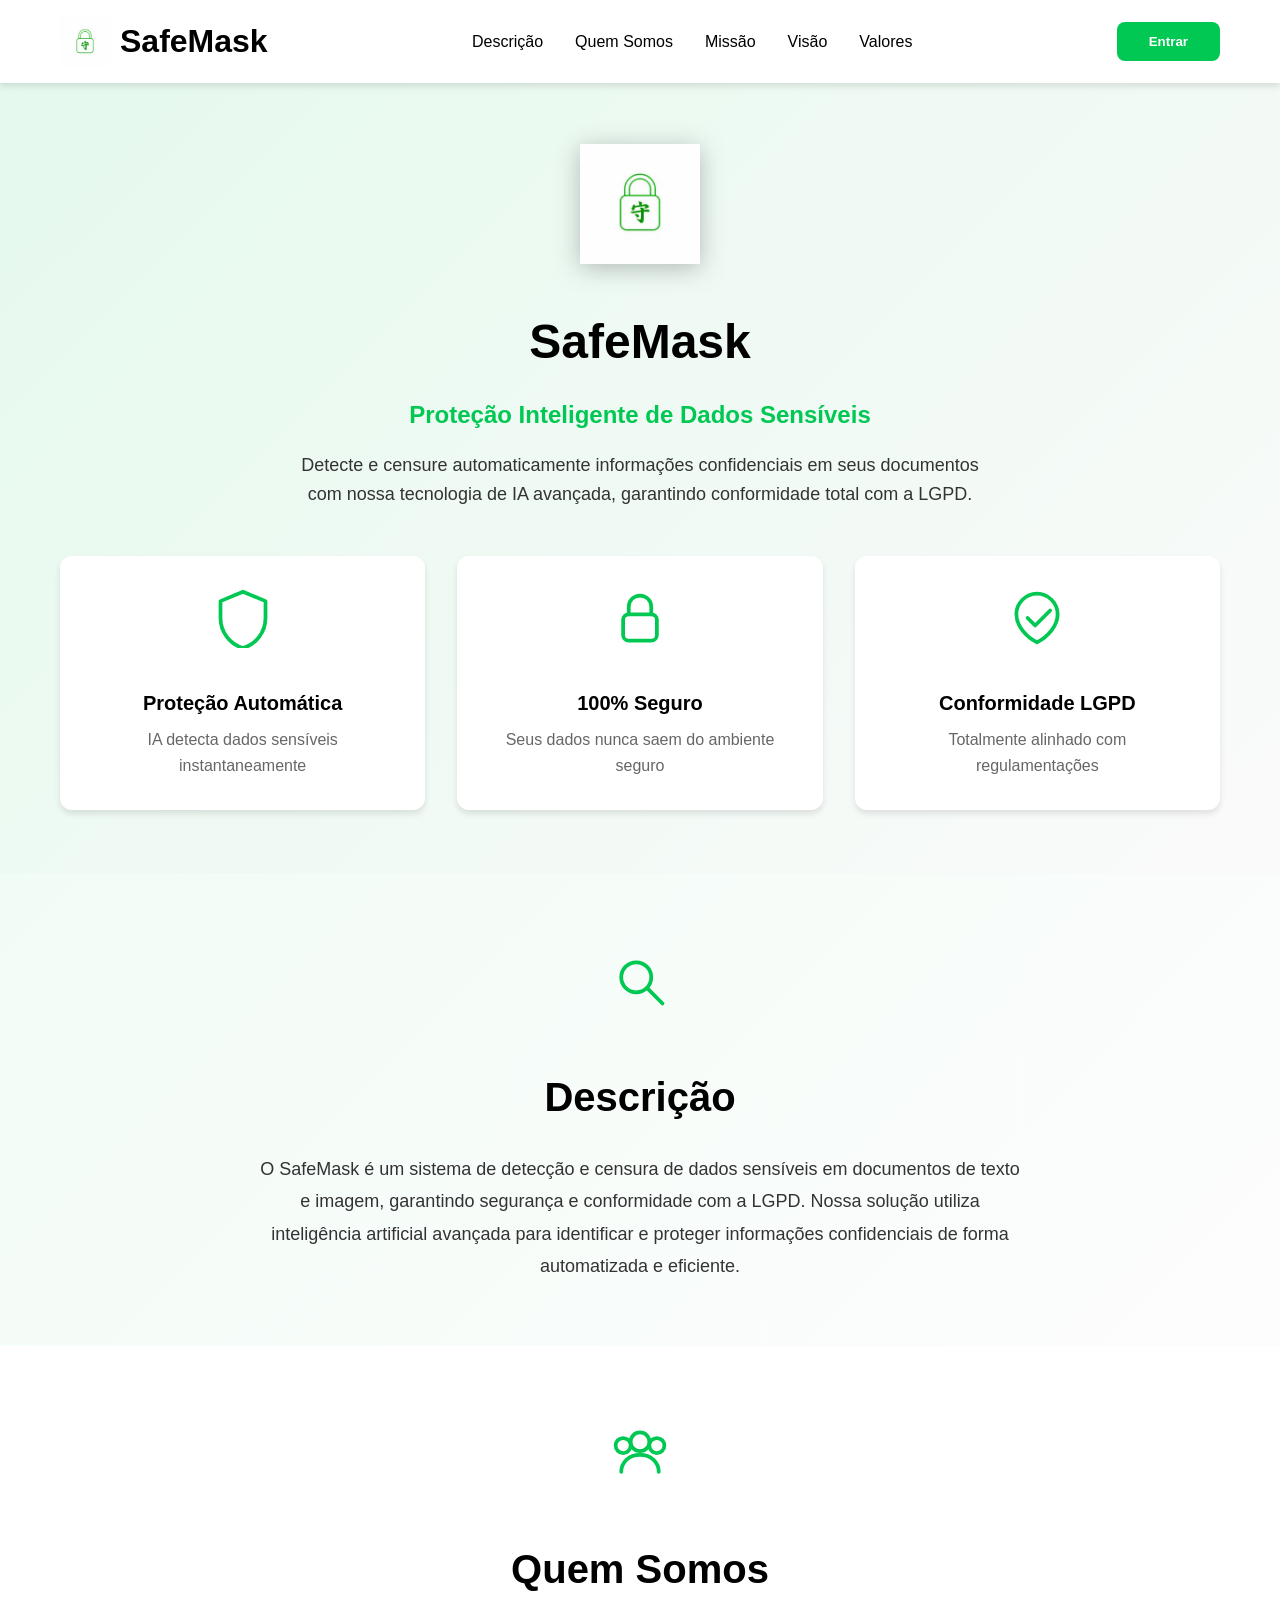
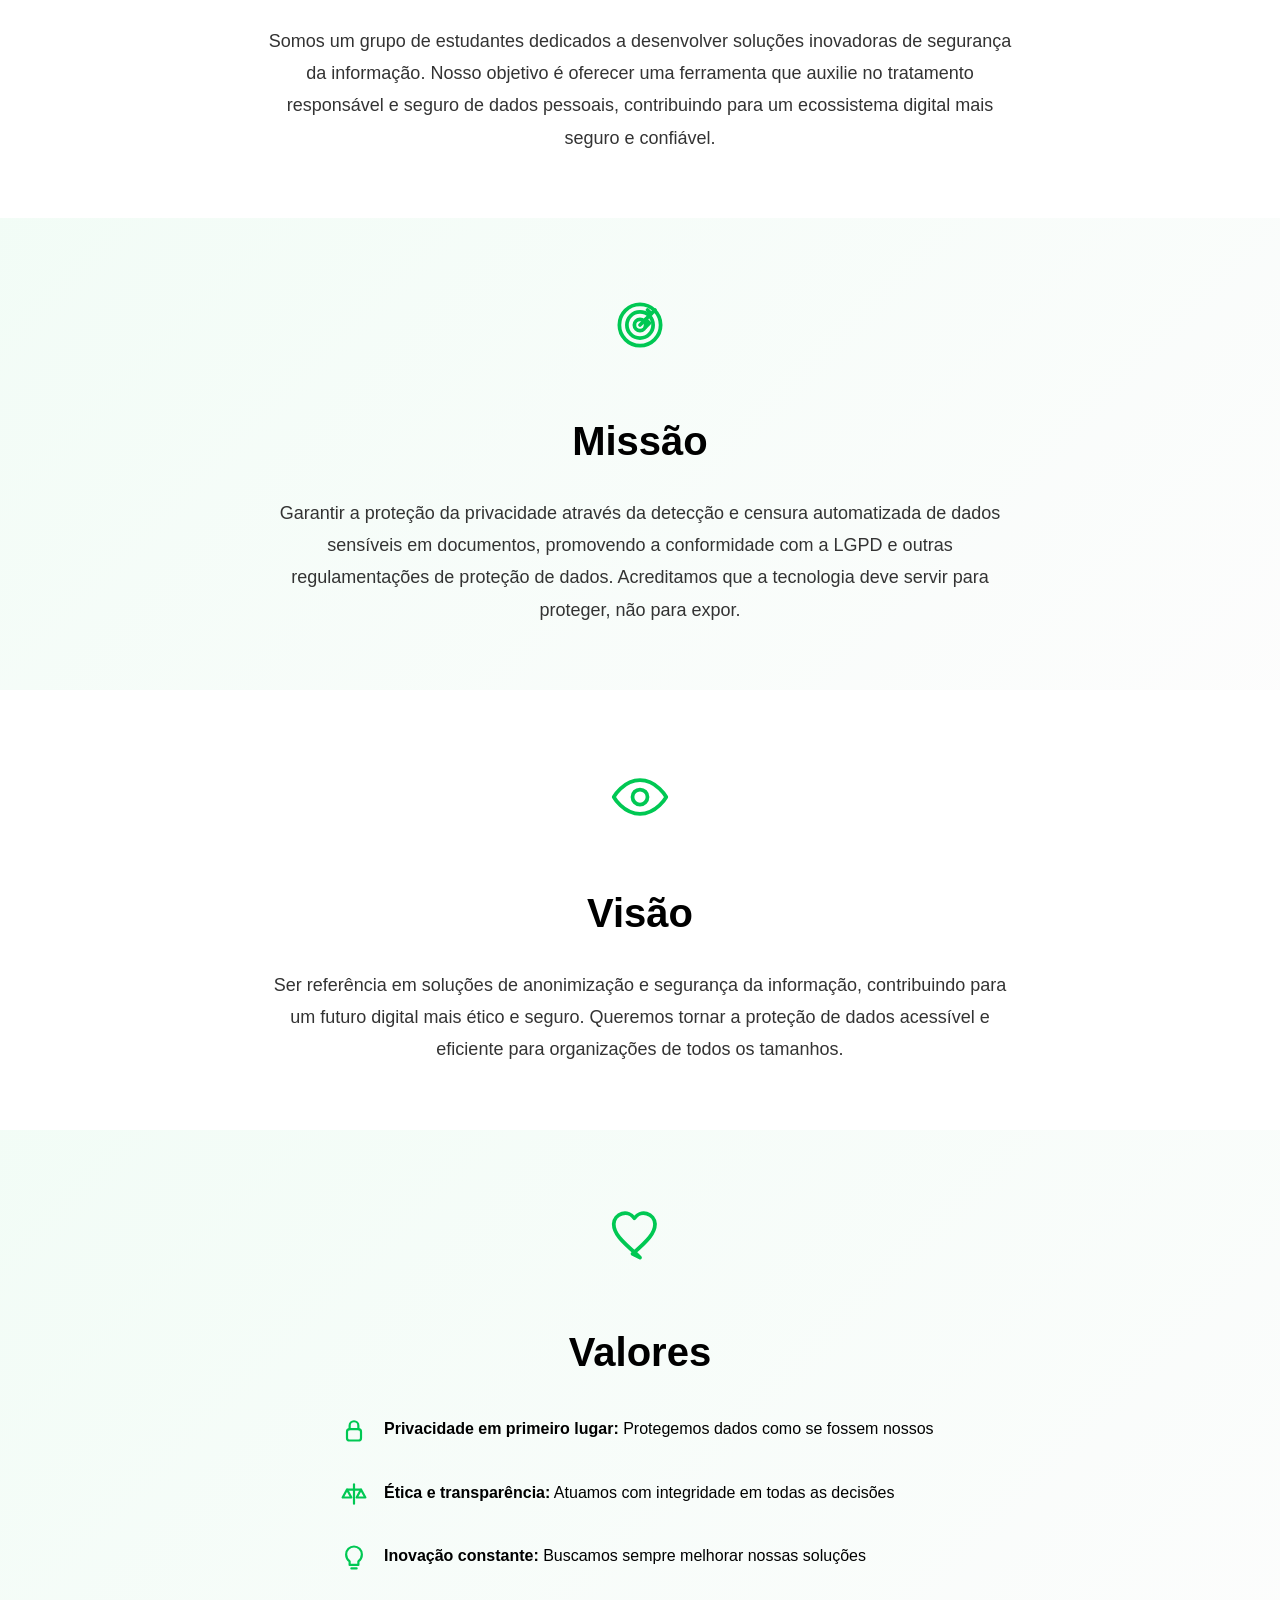
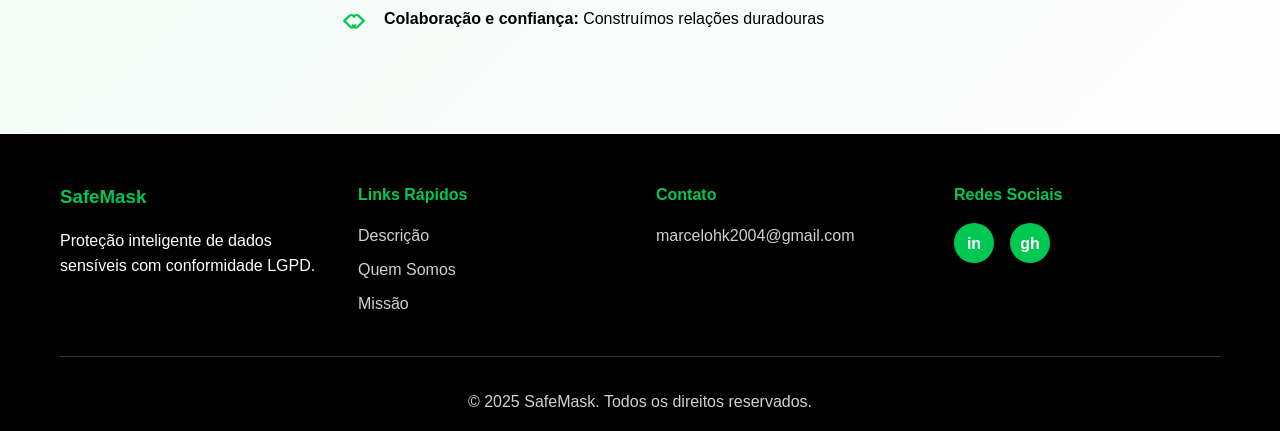
<file: index.html>
<!DOCTYPE html>
<html lang="pt-BR">
<head>
    <meta charset="UTF-8">
    <meta name="viewport" content="width=device-width, initial-scale=1.0">
    <title>SafeMask - Proteção de Dados Sensíveis com IA</title>
    <meta name="description" content="Sistema de detecção e censura automatizada de dados sensíveis em documentos, garantindo segurança e conformidade com a LGPD.">
    <link rel="stylesheet" href="css/styles.css">
</head>
<body>
    <!-- Header -->
    <header class="header">
        <div class="container">
            <div class="logo-wrapper">
                <img src="images/safemask-logo.png" alt="SafeMask" class="logo">
                <h1>SafeMask</h1>
            </div>
            <nav class="nav" id="nav">
                <a href="#descricao" class="nav-link">Descrição</a>
                <a href="#quem-somos" class="nav-link">Quem Somos</a>
                <a href="#missao" class="nav-link">Missão</a>
                <a href="#visao" class="nav-link">Visão</a>
                <a href="#valores" class="nav-link">Valores</a>
            </nav>
            <a href="/html/auth/login.html">
                <button class="btn-login">Entrar</button>
            </a>
            <button class="mobile-menu" id="mobileMenu">☰</button>
        </div>
    </header>

    <!-- Hero Section -->
    <section class="hero">
        <div class="container">
            <img src="images/safemask-logo.png" alt="SafeMask Logo" class="hero-logo">
            <h1>SafeMask</h1>
            <p class="hero-subtitle">Proteção Inteligente de Dados Sensíveis</p>
            <p class="hero-description">
                Detecte e censure automaticamente informações confidenciais em seus documentos 
                com nossa tecnologia de IA avançada, garantindo conformidade total com a LGPD.
            </p>
            
            <div class="feature-cards">
                <div class="card">
                    <div class="card-icon">
                        <svg width="60" height="60" viewBox="0 0 64 64" fill="none" stroke="var(--primary)" stroke-width="4" stroke-linejoin="round">
                            <path d="M32 4L8 14v18c0 15 10 28 24 32c14-4 24-17 24-32V14L32 4z"/>
                        </svg>
                    </div>
                    <h3>Proteção Automática</h3>
                    <p>IA detecta dados sensíveis instantaneamente</p>
                </div>
                <div class="card">
                    <div class="card-icon">
                        <svg width="60" height="60" viewBox="0 0 64 64" fill="none" stroke="var(--primary)" stroke-width="4" stroke-linecap="round" stroke-linejoin="round">
                            <rect x="14" y="28" width="36" height="28" rx="6"/>
                            <path d="M20 28v-8a12 12 0 1 1 24 0v8"/>
                        </svg>
                    </div>
                    <h3>100% Seguro</h3>
                    <p>Seus dados nunca saem do ambiente seguro</p>
                </div>
                <div class="card">
                    <div class="card-icon">
                        <svg width="60" height="60" viewBox="0 0 64 64" fill="none" stroke="var(--primary)" stroke-width="4" stroke-linecap="round" stroke-linejoin="round">
                            <path d="M32 6c-12 0-22 10-22 22s10 24 22 30c12-6 22-18 22-30S44 6 32 6z"/>
                            <path d="M22 32l8 8l16-16"/>
                        </svg>
                    </div>
                    <h3>Conformidade LGPD</h3>
                    <p>Totalmente alinhado com regulamentações</p>
                </div>
            </div>
        </div>
    </section>

    <!-- Info Sections -->
    <section id="descricao" class="info-section gradient">
        <div class="container">
            <div class="icon">
                <svg width="60" height="60" viewBox="0 0 64 64" fill="none"
                    stroke="var(--primary)" stroke-width="4" stroke-linecap="round" stroke-linejoin="round">
                    <circle cx="28" cy="28" r="16"/>
                    <line x1="41" y1="41" x2="56" y2="56"/>
                </svg>
            </div>
            <h2>Descrição</h2>
            <p>
                O SafeMask é um sistema de detecção e censura de dados sensíveis em documentos 
                de texto e imagem, garantindo segurança e conformidade com a LGPD. Nossa solução 
                utiliza inteligência artificial avançada para identificar e proteger informações 
                confidenciais de forma automatizada e eficiente.
            </p>
        </div>
    </section>

    <section id="quem-somos" class="info-section">
        <div class="container">
            <div class="icon">
                <svg width="60" height="60" viewBox="0 0 64 64" fill="none"
                    stroke="var(--primary)" stroke-width="4" stroke-linecap="round" stroke-linejoin="round">
                    <circle cx="32" cy="20" r="10"/>
                    <path d="M12 52c0-10 8-18 20-18s20 8 20 18"/>
                    <circle cx="14" cy="24" r="8"/>
                    <circle cx="50" cy="24" r="8"/>
                </svg>
            </div>
            <h2>Quem Somos</h2>
            <p>
                Somos um grupo de estudantes dedicados a desenvolver soluções inovadoras de 
                segurança da informação. Nosso objetivo é oferecer uma ferramenta que auxilie 
                no tratamento responsável e seguro de dados pessoais, contribuindo para um 
                ecossistema digital mais seguro e confiável.
            </p>
        </div>
    </section>

    <section id="missao" class="info-section gradient">
        <div class="container">
            <div class="icon">
                <svg width="60" height="60" viewBox="0 0 64 64" fill="none"
                    stroke="var(--primary)" stroke-width="4" stroke-linecap="round" stroke-linejoin="round">

                    <circle cx="32" cy="32" r="22"/>
                    <circle cx="32" cy="32" r="14"/>
                    <circle cx="32" cy="32" r="6"/>

                    <line x1="44" y1="20" x2="32" y2="32"/>
                    <polyline points="48,16 44,20 40,16"/>
                    <polyline points="38,26 42,30 38,34"/> 
                    
                </svg>
            </div>
            <h2>Missão</h2>
            <p>
                Garantir a proteção da privacidade através da detecção e censura automatizada 
                de dados sensíveis em documentos, promovendo a conformidade com a LGPD e outras 
                regulamentações de proteção de dados. Acreditamos que a tecnologia deve servir 
                para proteger, não para expor.
            </p>
        </div>
    </section>

    <section id="visao" class="info-section">
        <div class="container">
            <div class="icon">
                <svg width="60" height="60" viewBox="0 0 64 64" fill="none"
                    stroke="var(--primary)" stroke-width="4" stroke-linecap="round" stroke-linejoin="round">
                    <path d="M4 32s10-18 28-18s28 18 28 18s-10 18-28 18S4 32 4 32z"/>
                    <circle cx="32" cy="32" r="8"/>
                </svg>
            </div>
            <h2>Visão</h2>
            <p>
                Ser referência em soluções de anonimização e segurança da informação, 
                contribuindo para um futuro digital mais ético e seguro. Queremos tornar 
                a proteção de dados acessível e eficiente para organizações de todos os tamanhos.
            </p>
        </div>
    </section>

    <section id="valores" class="info-section gradient">
        <div class="container">
            <div class="icon">
                <svg width="60" height="60" viewBox="0 0 64 64" fill="none"
                    stroke="var(--primary)" stroke-width="4" stroke-linecap="round" stroke-linejoin="round">
                    <path d="M32 54l-4-4C12 36 4 28 4 18a12 12 0 0 1 22-6a12 12 0 0 1 22 6c0 10-8 18-24 32z"/>
                </svg>
            </div>
            <h2>Valores</h2>
            <ul class="values-list">
                <li>
                    <span class="emoji">
                        <svg width="28" height="28" viewBox="0 0 64 64" fill="none"
                            stroke="var(--primary)" stroke-width="5" stroke-linecap="round" stroke-linejoin="round">
                            <rect x="16" y="30" width="32" height="26" rx="6"/>
                            <path d="M22 30v-8a10 10 0 1 1 20 0v8"/>
                        </svg>
                    </span>
                    <span><strong>Privacidade em primeiro lugar:</strong> Protegemos dados como se fossem nossos</span>
                </li>
                <li>
                    <span class="emoji">
                        <svg width="28" height="28" viewBox="0 0 64 64" fill="none"
                            stroke="var(--primary)" stroke-width="5" stroke-linecap="round" stroke-linejoin="round">
                            <line x1="32" y1="10" x2="32" y2="54"/>
                            <line x1="16" y1="22" x2="48" y2="22"/>
                            <path d="M16 22l-10 18h20l-10-18z"/>
                            <path d="M48 22l-10 18h20l-10-18z"/>
                        </svg>
                    </span>
                    <span><strong>Ética e transparência:</strong> Atuamos com integridade em todas as decisões</span>
                </li>
                <li>
                    <span class="emoji">
                        <svg width="28" height="28" viewBox="0 0 64 64" fill="none"
                            stroke="var(--primary)" stroke-width="5" stroke-linecap="round" stroke-linejoin="round">
                            <path d="M32 8c-10 0-18 8-18 18c0 6 3 12 8 16v8h20v-8c5-4 8-10 8-16c0-10-8-18-18-18z"/>
                            <line x1="26" y1="58" x2="38" y2="58"/>
                        </svg>
                    </span>
                    <span><strong>Inovação constante:</strong> Buscamos sempre melhorar nossas soluções</span>
                </li>
                <li>
                    <span class="emoji">
                        <svg width="28" height="28" viewBox="0 0 64 64" fill="none"
                            stroke="var(--primary)" stroke-width="5" stroke-linecap="round" stroke-linejoin="round">
                            <path d="M10 34l14 14c2 2 5 2 7 0l4-4"/>
                            <path d="M54 34l-14 14c-2 2-5 2-7 0l-4-4"/>
                            <path d="M10 34l12-12c2-2 6-2 8 0l2 2"/>
                            <path d="M54 34l-12-12c-2-2-6-2-8 0l-2 2"/>
                        </svg>
                    </span>
                    <span><strong>Colaboração e confiança:</strong> Construímos relações duradouras</span>
                </li>
            </ul>
        </div>
    </section>

    <!-- Footer -->
    <footer class="footer">
        <div class="container">
            <div class="footer-content">
                <div class="footer-section">
                    <h3>SafeMask</h3>
                    <p>Proteção inteligente de dados sensíveis com conformidade LGPD.</p>
                </div>
                <div class="footer-section">
                    <h4>Links Rápidos</h4>
                    <a href="#descricao">Descrição</a>
                    <a href="#quem-somos">Quem Somos</a>
                    <a href="#missao">Missão</a>
                </div>
                <div class="footer-section">
                    <h4>Contato</h4>
                    <a href="mailto:contato@safemask.com">marcelohk2004@gmail.com</a>
                </div>
                <div class="footer-section">
                    <h4>Redes Sociais</h4>
                    <div class="social-icons">
                        <a href="https://www.linkedin.com/in/marcelo-honda-kobayashi-a23997311/" aria-label="LinkedIn">in</a>
                        <a href="https://github.com/MarceloKobayashi" aria-label="GitHub">gh</a>
                    </div>
                </div>
            </div>
            <div class="footer-bottom">
                <p>&copy; 2025 SafeMask. Todos os direitos reservados.</p>
            </div>
        </div>
    </footer>

    <script src="js/script.js"></script>
</body>
</html>
</file>
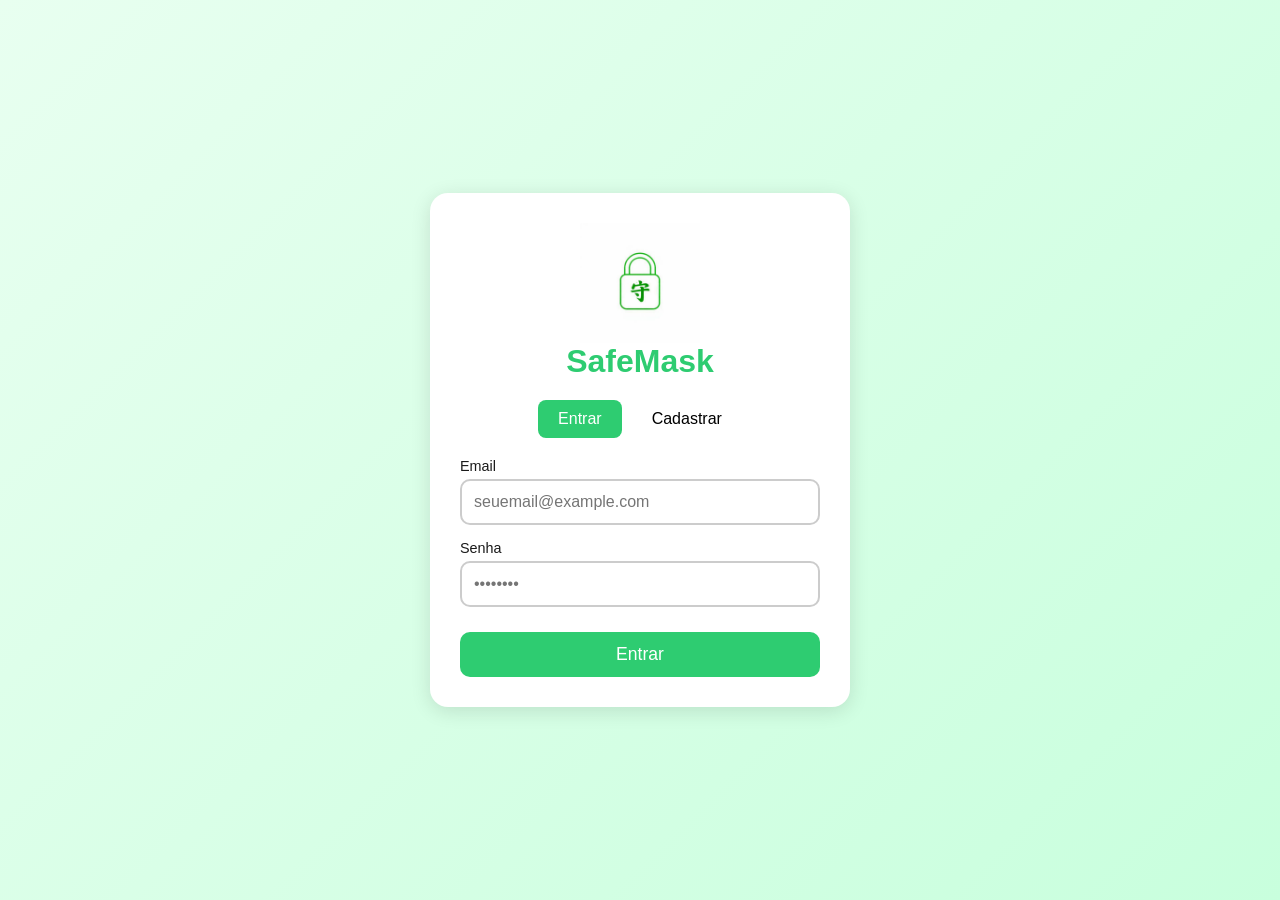
<file: html/auth/login.html>
<!DOCTYPE html>
<html lang="pt-BR">
<head>
    <meta charset="UTF-8">
    <meta name="viewport" content="width=device-width, initial-scale=1.0">
    <title>SafeMask - Login</title>
    <link rel="stylesheet" href="../../css/login.css">
</head>

<body>
    <div class="auth-container">

        <div class="auth-card">
            <div class="auth-logo">
                <img src="../../images/safemask-logo.png" alt="SafeMask" class="logo-login">
            </div>

            <h1 class="auth-title">SafeMask</h1>

            <!-- ===== SWITCH BUTTONS ===== -->
            <div class="auth-switch">
                <button id="btnLogin" class="active">Entrar</button>
                <button id="btnRegister">Cadastrar</button>
            </div>

            <!-- ===== LOGIN FORM ===== -->
            <form id="loginForm" class="form active">
                <div class="input-group">
                    <label>Email</label>
                    <input type="email" id="login-email" placeholder="seuemail@example.com" required>
                </div>

                <div class="input-group">
                    <label>Senha</label>
                    <input type="password" id="login-senha" placeholder="••••••••" required>
                </div>

                <button class="auth-btn" id="btn-login" type="submit">Entrar</button>
            </form>

            <!-- ===== REGISTER FORM ===== -->
            <form id="registerForm" class="form">
                <div class="input-group">
                    <label>Nome Completo</label>
                    <input type="text" id="cadastro-nome" placeholder="Seu nome" required>
                </div>

                <div class="input-group">
                    <label>Email</label>
                    <input type="email" id="cadastro-email" placeholder="seuemail@example.com" required>
                </div>

                <div class="input-group">
                    <label>Senha</label>
                    <input type="password" id="cadastro-senha" placeholder="••••••••" required>
                </div>

                <button class="auth-btn" id="btn-cadastrar" type="submit">Cadastrar</button>
            </form>

        </div>
    </div>

    <script src="../../js/login.js"></script>
</body>
</html>
</file>
<file: css/styles.css>
* {
    margin: 0;
    padding: 0;
    box-sizing: border-box;
}

:root {
    --primary: #00C853;
    --gray: #D0D0D0;
    --black: #000000;
    --white: #FFFFFF;
    --shadow: 0 4px 6px rgba(0, 0, 0, 0.1);
}

body {
    font-family: -apple-system, BlinkMacSystemFont, 'Segoe UI', Roboto, sans-serif;
    line-height: 1.6;
    color: var(--black);
    background: var(--white);
}

.container {
    max-width: 1200px;
    margin: 0 auto;
    padding: 0 20px;
}

/* Header */
.header {
    position: fixed;
    top: 0;
    left: 0;
    right: 0;
    background: var(--white);
    box-shadow: var(--shadow);
    z-index: 1000;
    padding: 1rem 0;
}

.header .container {
    display: flex;
    align-items: center;
    justify-content: space-between;
}

.logo {
    height: 50px;
}

.nav {
    display: flex;
    gap: 2rem;
}

.logo-wrapper {
    display: flex;
    align-items: center;
    gap: 10px;
}

.nav-link {
    color: var(--black);
    text-decoration: none;
    font-weight: 500;
    transition: color 0.3s;
}

.nav-link:hover {
    color: var(--primary);
}

.btn-login {
    background: var(--primary);
    color: var(--white);
    border: none;
    padding: 0.75rem 2rem;
    border-radius: 8px;
    font-weight: 600;
    cursor: pointer;
    transition: opacity 0.3s;
}

.btn-login:hover {
    opacity: 0.9;
}

.mobile-menu {
    display: none;
    background: none;
    border: none;
    font-size: 1.5rem;
    cursor: pointer;
}

/* Hero Section */
.hero {
    margin-top: 80px;
    padding: 4rem 0;
    text-align: center;
    background: linear-gradient(135deg, rgba(0, 200, 83, 0.1) 0%, rgba(208, 208, 208, 0.1) 100%);
}

.hero-logo {
    width: 120px;
    height: 120px;
    margin-bottom: 2rem;
    filter: drop-shadow(0 4px 12px rgba(0, 0, 0, 0.25));
}

.hero h1 {
    font-size: 3rem;
    margin-bottom: 1rem;
    color: var(--black);
}

.hero-subtitle {
    font-size: 1.5rem;
    color: var(--primary);
    margin-bottom: 1rem;
    font-weight: 600;
}

.hero-description {
    font-size: 1.125rem;
    max-width: 700px;
    margin: 0 auto 3rem;
    color: #333;
}

.feature-cards {
    display: grid;
    grid-template-columns: repeat(auto-fit, minmax(250px, 1fr));
    gap: 2rem;
    margin-top: 3rem;
}

.card {
    background: var(--white);
    padding: 2rem;
    border-radius: 12px;
    box-shadow: var(--shadow);
    transition: transform 0.3s;
}

.card:hover {
    transform: translateY(-5px);
}

.card-icon {
    font-size: 3rem;
    margin-bottom: 1rem;
}

.card h3 {
    font-size: 1.25rem;
    margin-bottom: 0.5rem;
    color: var(--black);
}

.card p {
    color: #666;
}

/* Info Sections */
.info-section {
    padding: 4rem 0;
}

.info-section.gradient {
    background: linear-gradient(135deg, rgba(0, 200, 83, 0.05) 0%, rgba(208, 208, 208, 0.05) 100%);
}

.info-section .container {
    max-width: 800px;
    text-align: center;
}

.info-section .icon {
    font-size: 4rem;
    margin-bottom: 1.5rem;
}

.info-section h2 {
    font-size: 2.5rem;
    margin-bottom: 1.5rem;
    color: var(--black);
}

.info-section p {
    font-size: 1.125rem;
    line-height: 1.8;
    color: #333;
}

.values-list {
    list-style: none;
    text-align: left;
    max-width: 600px;
    margin: 2rem auto 0;
}

.values-list li {
    display: flex;
    gap: 1rem;
    margin-bottom: 1.5rem;
    align-items: flex-start;
}

.values-list .emoji {
    font-size: 1.5rem;
    color: var(--primary);
}

/* Footer */
.footer {
    background: var(--black);
    color: var(--white);
    padding: 3rem 0 1rem;
}

.footer-content {
    display: grid;
    grid-template-columns: repeat(auto-fit, minmax(200px, 1fr));
    gap: 2rem;
    margin-bottom: 2rem;
}

.footer-section h3,
.footer-section h4 {
    margin-bottom: 1rem;
    color: var(--primary);
}

.footer-section a {
    display: block;
    color: var(--gray);
    text-decoration: none;
    margin-bottom: 0.5rem;
    transition: color 0.3s;
}

.footer-section a:hover {
    color: var(--primary);
}

.social-icons {
    display: flex;
    gap: 1rem;
}

.social-icons a {
    display: inline-flex;
    align-items: center;
    justify-content: center;
    width: 40px;
    height: 40px;
    background: var(--primary);
    color: var(--white);
    border-radius: 50%;
    text-decoration: none;
    font-weight: bold;
}

.footer-bottom {
    text-align: center;
    padding-top: 2rem;
    border-top: 1px solid #333;
    color: var(--gray);
}

/* Responsive */
@media (max-width: 768px) {
    .nav {
        display: none;
        position: absolute;
        top: 70px;
        left: 0;
        right: 0;
        background: var(--white);
        flex-direction: column;
        padding: 1rem;
        box-shadow: var(--shadow);
    }
    
    .nav.active {
        display: flex;
    }
    
    .mobile-menu {
        display: block;
    }
    
    .hero h1 {
        font-size: 2rem;
    }
    
    .hero-subtitle {
        font-size: 1.25rem;
    }
    
    .feature-cards {
        grid-template-columns: 1fr;
    }
}
</file>
<file: css/login.css>
:root {
    --primary: #2ecc71;
    --dark: #1a1a1a;
    --light: #f4f4f4;
    --gray: #cccccc;
}

body {
    font-family: "Inter", sans-serif;
    background: linear-gradient(135deg, #e8fff0, #c8ffdd);
    margin: 0;
    display: flex;
    justify-content: center;
    align-items: center;
    height: 100vh;
}

/* ===== CONTAINER ===== */
.auth-container {
    width: 100%;
    max-width: 420px;
    padding: 20px;
}

/* ===== CARD ===== */
.auth-card {
    background: white;
    border-radius: 18px;
    padding: 30px;
    box-shadow: 0 4px 20px rgba(0,0,0,0.12);
}

.auth-logo {
    display: flex;
    justify-content: center;
    align-items: center;
    width: 100%;
}

.auth-logo svg {
    display: block;
    margin: 0 auto;
}

.logo-login {
    width: 120px; 
    height: auto;
}

.auth-title {
    text-align: center;
    font-size: 2rem;
    color: var(--primary);
    margin: 0 0 20px;
}

/* ===== SWITCH BUTTONS ===== */
.auth-switch {
    display: flex;
    justify-content: center;
    margin-bottom: 20px;
    gap: 10px;
}

.auth-switch button {
    padding: 10px 20px;
    border: none;
    background: transparent;
    border-radius: 8px;
    cursor: pointer;
    font-size: 1rem;
    transition: 0.3s;
}

.auth-switch button.active {
    background: var(--primary);
    color: white;
}

/* ===== FORMS ===== */
.form {
    display: none;
    flex-direction: column;
    gap: 15px;
}

.form.active {
    display: flex;
}

/* ===== INPUTS ===== */
.input-group {
    display: flex;
    flex-direction: column;
}

.input-group label {
    font-size: 0.9rem;
    color: var(--dark);
    margin-bottom: 5px;
}

.input-group input {
    padding: 12px;
    border: 2px solid var(--gray);
    border-radius: 10px;
    font-size: 1rem;
    outline: none;
    transition: 0.3s;
}

.input-group input:focus {
    border-color: var(--primary);
}

/* ===== BUTTON ===== */
.auth-btn {
    background: var(--primary);
    color: white;
    padding: 12px;
    border: none;
    border-radius: 10px;
    cursor: pointer;
    font-size: 1.1rem;
    transition: 0.3s;
    margin-top: 10px;
}

.auth-btn:hover {
    opacity: 0.9;
}

/* ===== RESPONSIVE ===== */
@media (max-width: 450px) {
    .auth-card {
        padding: 25px 20px;
    }
}
</file>
